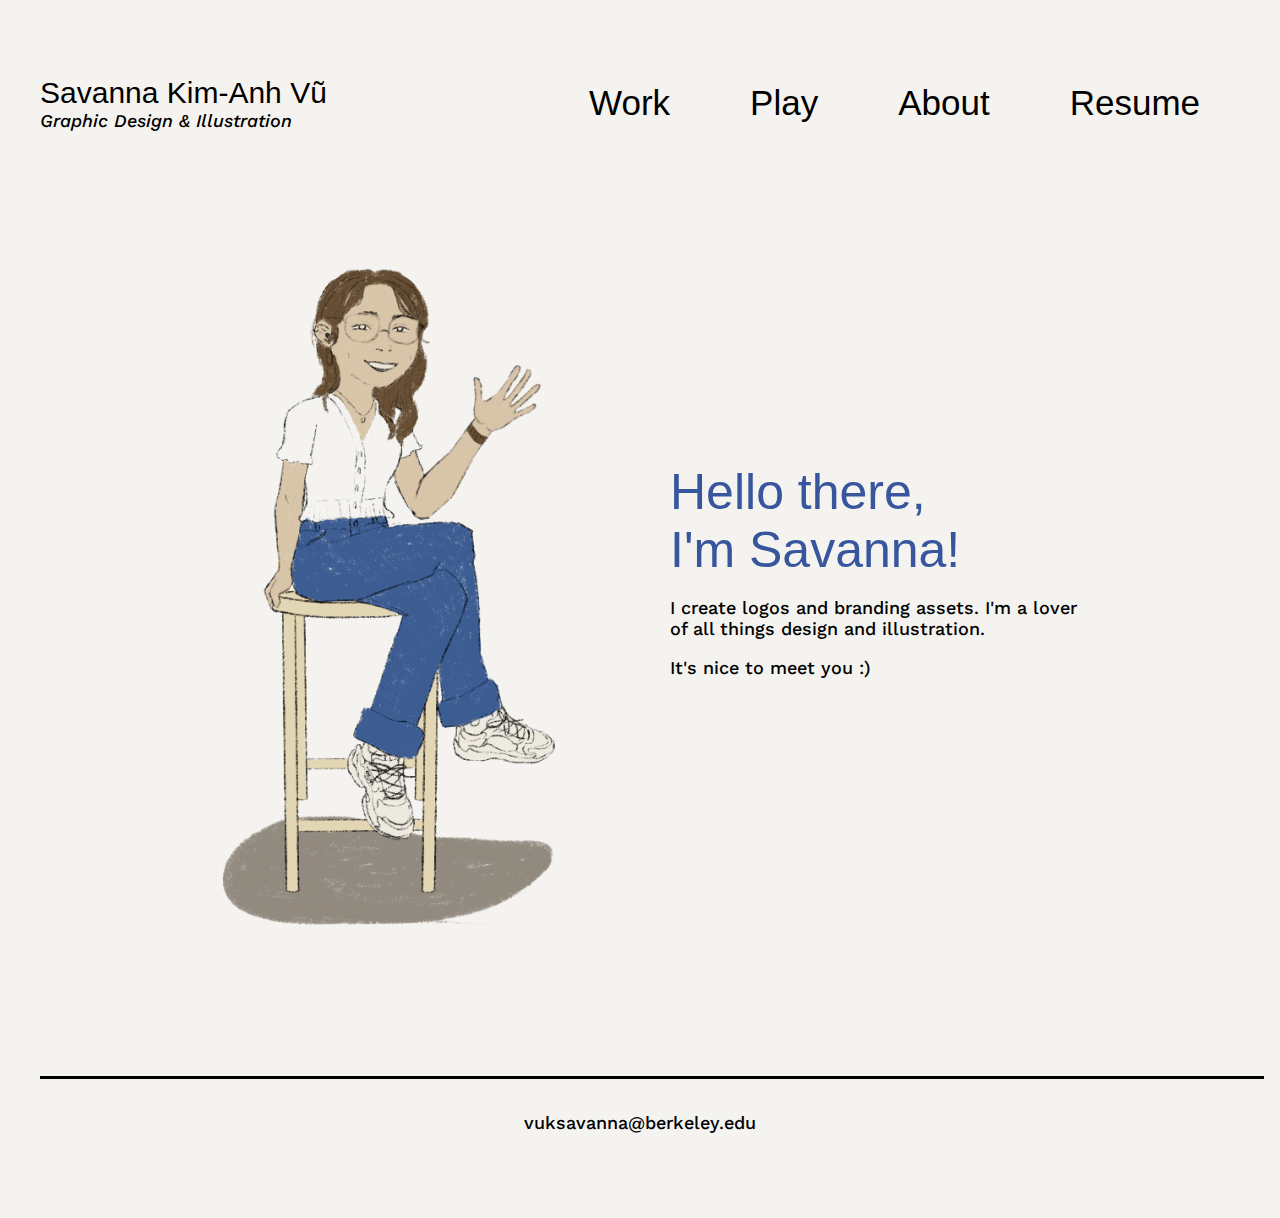
<file: index.html>
<!DOCTYPE html>
<html lang="en">
    <head>
        <meta charset="UTF-8">
        <meta name="description" content="Savanna Kim-Anh Vu's Design Portfolio">
        <meta name="keywords" content="HTML, CSS, JavaScript">
        <meta name="author" content="Savanna Kim-Anh Vu">
        <meta name="viewport" content="width=device-width, initial-scale=1.0">

        <title>vuksavanna</title>

        <link rel="preconnect" href="https://fonts.googleapis.com">
        <link rel="preconnect" href="https://fonts.gstatic.com" crossorigin>
        <link href="https://fonts.googleapis.com/css2?family=Righteous&display=swap" rel="stylesheet">
        <link href="https://fonts.googleapis.com/css2?family=Work+Sans:ital,wght@0,100..900;1,100..900&display=swap" rel="stylesheet">
        <link rel="stylesheet" type="text/css" href="assets/css/style.css">  
    </head>
    <body>
        <div id="nav-bar">
            <div id="name">
                <a id="home" href="https://vuksavanna.github.io" style="font-size: 30px;">Savanna Kim-Anh Vũ</a>
                <p class="descr">Graphic Design & Illustration</p>
            </div>
            <div id="nav-txt">
                <a id="works" class="nav-item" href="work.html">Work</a>
                <!-- dropdown??
                    graphic design
                    marketing
                    ui/ux
                -->
                <a id="play" class="nav-item" href="play.html">Play</a>
                <a id="about" class="nav-item" href="about.html">About</a>
                <a id="Resume" class="nav-item" href="https://tinyurl.com/resume-savanna-vu">Resume</a>
            </div>
        </div>
        <div id="greeting">
            <img id="waving-gif" src="assets/imgs/savanna-waving.gif">
            <div>
                <h1>Hello there,<br/>I'm Savanna!</h1>
                <p>I create logos and branding assets. I'm a lover of all things design and illustration.</p>
                <p>It's nice to meet you :)</p>
            </div>
        </div>
        <div class="footer">
            <!-- <hr width="100%" size="2">
                <hr width="100%" size="2" color="blue" noshade>
                <hr width="100%;" color="red" size="5"> -->
            <hr/>
            <!-- <a href="mailto:example@example.com?subject=Hello%20there&body=This%20is%20a%20predefined%20email%20body."> -->
            <a href= "mailto: vuksavanna@berkeley.edu">vuksavanna@berkeley.edu</a>
        </div>
    </body>
</html>
</file>
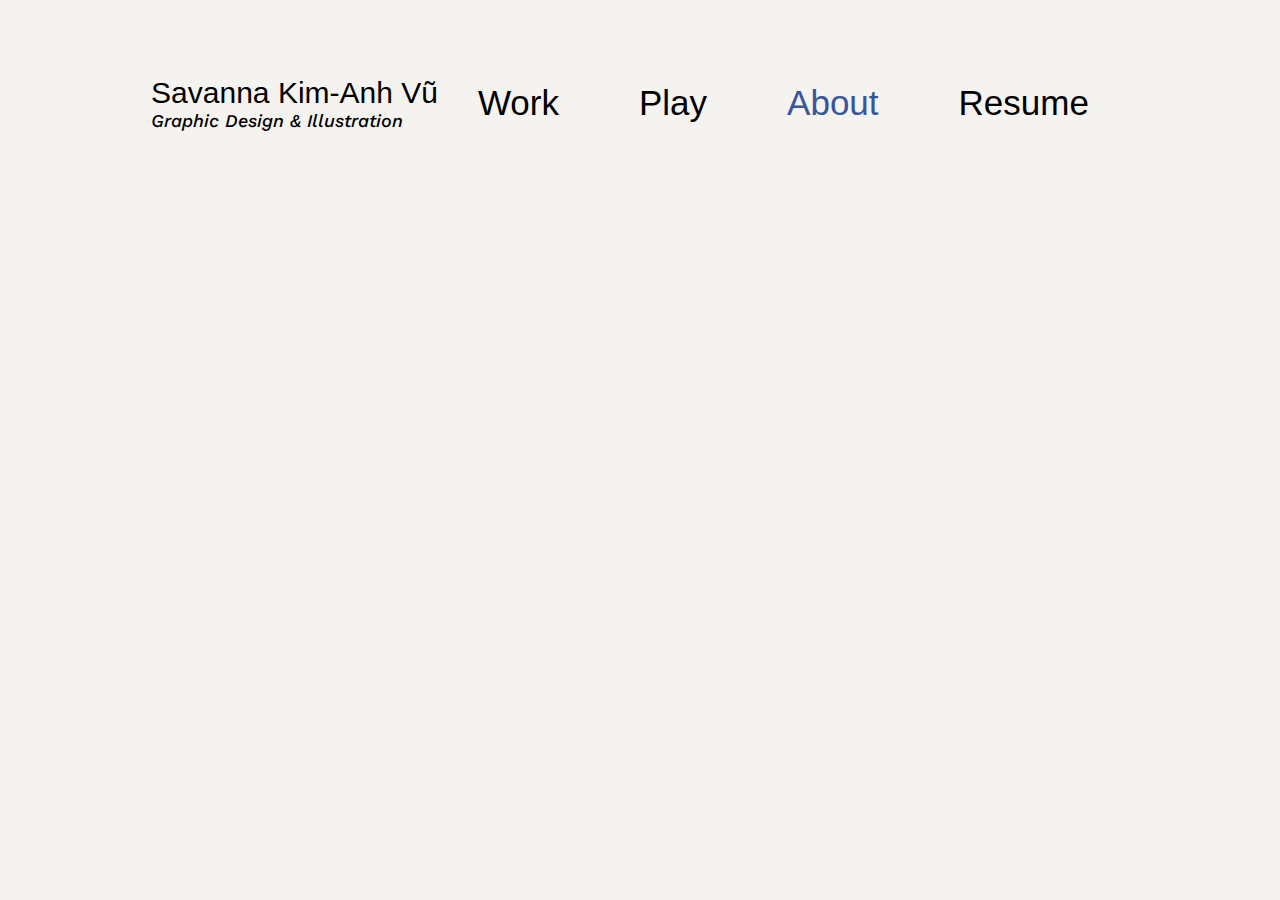
<file: about.html>
<!DOCTYPE html>
<html lang="en">
    <head>
        <meta charset="UTF-8">
        <meta name="description" content="Savanna Kim-Anh Vu's Design Portfolio">
        <meta name="keywords" content="HTML, CSS, JavaScript">
        <meta name="author" content="Savanna Kim-Anh Vu">
        <meta name="viewport" content="width=device-width, initial-scale=1.0">

        <!-- <title>vuksavanna</title> -->

        <link rel="preconnect" href="https://fonts.googleapis.com">
        <link rel="preconnect" href="https://fonts.gstatic.com" crossorigin>
        <link href="https://fonts.googleapis.com/css2?family=Righteous&display=swap" rel="stylesheet">
        <link href="https://fonts.googleapis.com/css2?family=Work+Sans:ital,wght@0,100..900;1,100..900&display=swap" rel="stylesheet">
        <link rel="stylesheet" type="text/css" href="assets/css/style.css">  
    </head>
    <body>
        <div id="nav-bar">
            <div id="name">
                <a id="home" href="https://vuksavanna.github.io" style="font-size: 30px;">Savanna Kim-Anh Vũ</a>
                <p class="descr">Graphic Design & Illustration</p>
            </div>
            <div id="nav-txt">
                <a id="works" class="nav-item" href="work.html">Work</a>
                <!-- dropdown??
                    graphic design
                    marketing
                    ui/ux
                -->
                <a id="play" class="nav-item" href="play.html">Play</a>
                <a id="about" class="nav-item active-button" href="about.html">About</a>
                <a id="Resume" class="nav-item" href="https://tinyurl.com/resume-savanna-vu">Resume</a>
            </div>
        </div>
    </body>
</html>
</file>
<file: assets/css/style.css>
/* px --> em */
/* 18px --> 20px??? */
html{
    display: flex;
    flex-direction: column;
    align-items: center;
}

body {
    margin: 0;
    padding: 2%;
    /* transform-origin: 0 0; */
    background-color: #F5F3EF;
    display: flex;
    flex-direction: column;
    align-items: center;
    max-width: 1800px;
}

@media (max-width: 640px) { 
    body {
        zoom: 0.6;
    }
    .section {
        justify-content: center;
    }
    /* hidden nav --> visibile dropdown */
}

/* text */
p, a {
    font-family: "Work Sans";
    font-weight: 500;
    font-style: normal;
    font-size: 18px;
    text-decoration: none;
    color: #000000;
}

/* a:hover:not(.active-button) {
    font-style: italic;
} */

h1 {
    color: #37569E;
}

#home, h1, h2, h3 {
    font-family: "chippewa-falls", sans-serif;
    font-weight: 500;
    font-size: 50px;
    margin: 0px;
}

h3 {
    font-size: 35px;
}

.descr {
    font-style: italic;
    margin: 0px;
    /* font-size: 14px; */
}

a.nav-item {
    font-family: "chippewa-falls", sans-serif;
    font-size: 35px;
    padding-left: 40px;
    padding-right: 40px;
}

/* navigation menu */
#nav-bar {
    width: 100%;
    display: flex;
    flex-direction: row;
    justify-content: space-between;
    align-items: center;
    padding-top: 50px;
    /* padding-right: 100px; */
    /* padding-bottom: 80px; */
    /* flex-wrap: wrap; */
}

#name {
    display: flex;
    flex-direction: column;
    /* align-items: start; */
    align-content: center;
    margin: 0px;
    /* justify-content: baseline; */
    /* min-width: 300px; */
    white-space: nowrap;
}

#nav-txt {
    display: flex;
    align-items: center;
    flex-wrap: wrap;
}

#greeting {
    display: flex;
    justify-content: center;
    align-items: center;
    flex-wrap: wrap;
    /* flex-direction: row;
    align-items: flex-start; */
    /* margin-top: 15px; */
    max-width: 1200px;
}

#greeting div {
    padding: 10% 5% 5% 5%;
    /* padding: 20px; */
    width: 35%;
    min-width: 400px;
}

.footer {
    display: flex;
    flex-direction: column;
    align-items: center;
    padding-top: 100px;
    padding-bottom: 5%;
    width: 100%;
}

a.active-button {
    color: #37569E;
}

#nav-bar a:hover:not(.active-button) {   
    color: #687EB2;
}

/* #name p {
    margin: 0px;
} */

#waving-gif {
    margin-top: 5%;
    width: 40%;
    min-width: 480px;
}

/* huh */
hr {
    display:block;
    height: 1px;
    border: 0;
    border-top: 3px solid #000000;
    /* margin: 1em 0; */
    padding: 1%;
    width: 100%;
}

.footer a:hover {
    font-style: italic;
    color: #687EB2;
}

/* about css */

#me {
    width: 40%;
    height: 40%;
    /* margin: 5%; */
    margin: 10% 5% 5% 5%;
    /* margin: 100px 5% 5% 5%; */
    min-width: 350px;
}

#dogs {
    width: 50%;
    /* temp fix */
    padding-left: 20%; 
}

#project-holder, #project-page {
    display: flex;
    flex-direction: column;
    /* padding-top: 15%; */
   
    /* align-items: center; */
    
    /* padding-left: 30px; */
}

.proj {
    display: flex;
    flex-direction: column;
    margin: 40px 20px 40px 20px;
    /* width: 40%; */
    max-width: 550px;
    /* padding: 80px; */
    /* padding: 60px; */
    flex-basis: 50%;
}

.section {
    display: flex;
    flex-wrap: wrap;
    max-width: 1200px;
}

img {
    border-radius: 20px;

}

#project-holder h2{
    /* align-self: flex-start; */
    margin: 100px 0px 0px 20px;
}

#project-holder h3 {
    margin-top: 25px;
}

#love {
    padding: 1%;
    width: 15%;
    min-width: 380px;
}

/* .dropdown-menu {
    https://www.w3schools.com/howto/howto_js_dropdown.asp
} */

/* project pages */
.banner {
    margin-top: 10%;
    
}

.project-pg h1 {
    color: #000000;
    /* padding-bottom: 2%; */
}

.project-pg {
    display: flex;
    flex-direction: column;
    align-items: center;
}

.intro {
    display: flex;
    /* width: 100%; */
    padding: 5% 0% 5% 0%;
}

.brief {
    display: flex;
    flex-direction: column;
    white-space: nowrap;
    /* padding-left: 5%; */
    padding-right: 5%;
}

.details {
    display: flex;
    flex-direction: column;
    /* padding: 0% 5% 0% 5%; */
    max-width: 1000px;
}
</file>
